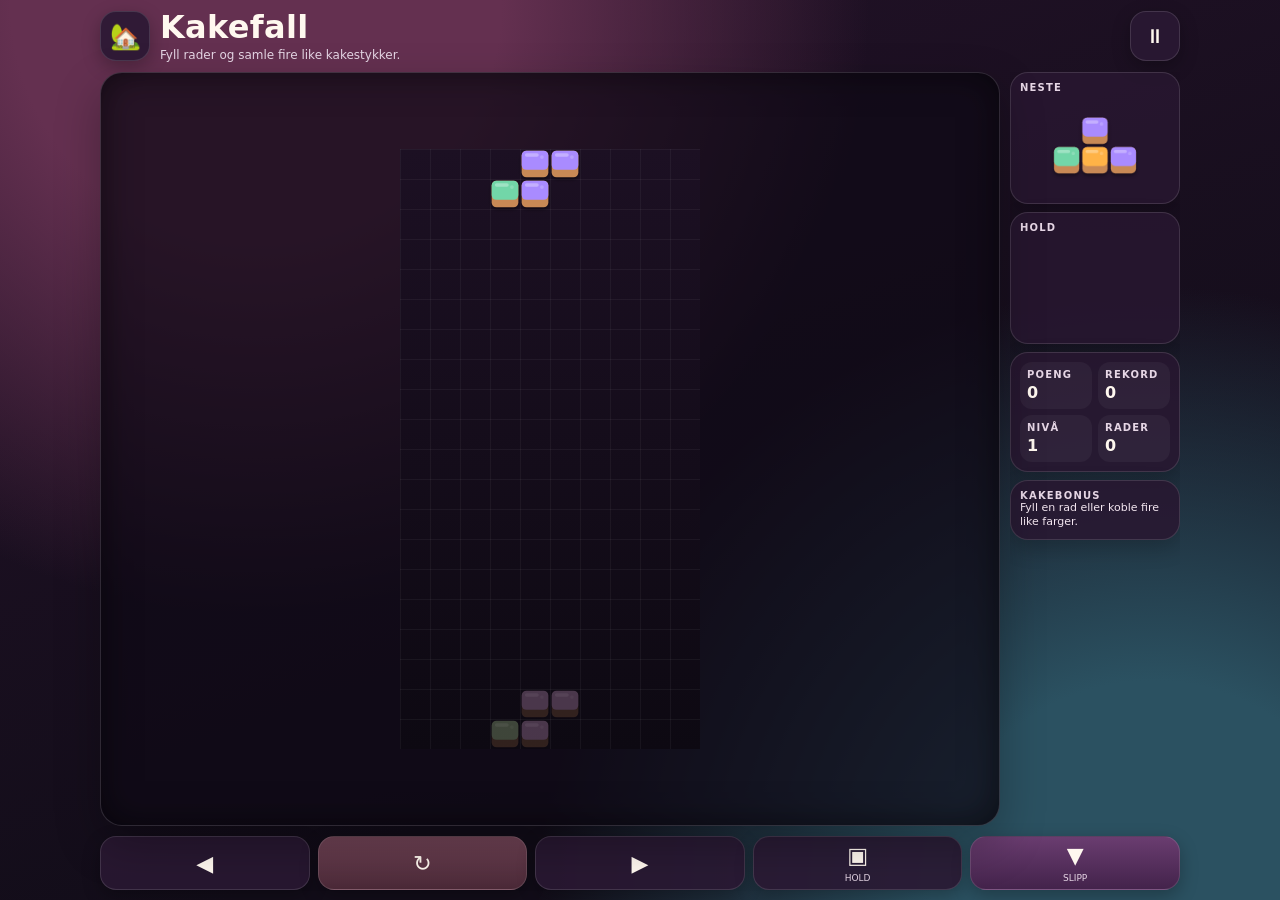
<file: cake/index.html>
<!doctype html>
<html lang="no">
<head>
  <meta charset="utf-8">
  <meta name="viewport" content="width=device-width, initial-scale=1, viewport-fit=cover">
  <meta name="theme-color" content="#321c3a">
  <title>Kakefall</title>
  <style>
    :root{font-family:Inter,ui-rounded,"SF Pro Rounded",system-ui,-apple-system,BlinkMacSystemFont,"Segoe UI",sans-serif;color-scheme:dark;--ink:#fff8ef;--muted:#e6d6e5;--panel:#291731d9;--panel2:#3a2044;--edge:#ffffff20;--accent:#ffd166}
    *{box-sizing:border-box;-webkit-tap-highlight-color:transparent}
    html,body{margin:0;min-height:100%;background:#180f20;color:var(--ink);overscroll-behavior:none}
    body{min-height:100dvh;overflow:hidden;background:radial-gradient(circle at 20% 0%,#643050 0 18%,transparent 45%),radial-gradient(circle at 90% 100%,#2b5161 0 15%,transparent 42%),linear-gradient(160deg,#241229,#120d19 72%)}
    button{font:inherit;color:inherit}
    #app{height:100dvh;display:grid;grid-template-rows:auto minmax(0,1fr) auto;gap:10px;padding:max(10px,env(safe-area-inset-top)) max(10px,env(safe-area-inset-right)) max(10px,env(safe-area-inset-bottom)) max(10px,env(safe-area-inset-left));max-width:1100px;margin:auto}
    header{display:flex;align-items:center;gap:10px;min-height:52px}
    .icon-btn,.control{border:1px solid var(--edge);background:#2b1934e6;box-shadow:0 6px 18px #0004;border-radius:16px;min-width:50px;min-height:50px;display:grid;place-items:center;touch-action:manipulation;cursor:pointer}
    .icon-btn:active,.control:active{transform:translateY(1px) scale(.97)}
    #home{font-size:25px;text-decoration:none}
    .title-wrap{min-width:0;flex:1}
    h1{font-size:clamp(20px,4.3vw,32px);line-height:1;margin:0;font-weight:900;letter-spacing:.01em}
    .subtitle{font-size:12px;color:var(--muted);margin-top:5px;white-space:nowrap;overflow:hidden;text-overflow:ellipsis}
    #pause{font-size:20px}
    main{min-height:0;display:grid;grid-template-columns:minmax(0,1fr) minmax(96px,170px);gap:10px;align-items:stretch}
    .board-shell{min-height:0;display:grid;place-items:center;position:relative;border:1px solid var(--edge);border-radius:22px;background:#100b17b8;box-shadow:inset 0 0 36px #0008,0 18px 45px #0004;overflow:hidden}
    #board{display:block;max-width:100%;max-height:100%;width:auto;height:auto;touch-action:none}
    .side{min-height:0;display:flex;flex-direction:column;gap:8px;overflow:auto;scrollbar-width:none}
    .side::-webkit-scrollbar{display:none}
    .panel{border:1px solid var(--edge);border-radius:18px;background:var(--panel);padding:9px;box-shadow:0 8px 22px #0003}
    .label{font-size:10px;color:var(--muted);font-weight:800;text-transform:uppercase;letter-spacing:.12em}
    .value{font-size:clamp(18px,3.6vw,28px);font-weight:900;margin-top:3px}
    .mini-canvas{width:100%;aspect-ratio:1.55/1;display:block;margin-top:4px}
    .stats{display:grid;grid-template-columns:1fr 1fr;gap:6px}
    .stat{background:#ffffff0b;border-radius:12px;padding:7px;min-width:0}
    .stat .value{font-size:16px}
    #status{font-size:11px;line-height:1.35;color:#f3e6f0}
    footer{display:grid;grid-template-columns:repeat(5,1fr);gap:8px}
    .control{min-width:0;min-height:54px;font-size:22px;padding:0;border-radius:16px}
    .control small{font-size:9px;display:block;color:var(--muted);line-height:1;margin-top:-5px}
    #drop{background:linear-gradient(180deg,#6a3d70,#43234b)}
    #rotate{background:linear-gradient(180deg,#704355,#4a2937)}
    .overlay{position:absolute;inset:0;display:grid;place-items:center;background:#110b17b8;backdrop-filter:blur(6px);padding:20px;z-index:3}
    .overlay[hidden]{display:none}
    .card{width:min(330px,90%);text-align:center;border:1px solid var(--edge);border-radius:24px;padding:22px;background:#2a1733f2;box-shadow:0 20px 60px #0008}
    .card h2{font-size:28px;margin:0 0 8px}.card p{margin:8px 0 18px;color:var(--muted);line-height:1.45}.primary{border:0;border-radius:16px;background:linear-gradient(180deg,#ffd66b,#f1a84b);color:#2a1723;font-weight:900;padding:13px 18px;min-width:150px;font-size:17px;cursor:pointer}
    .legend{display:flex;flex-wrap:wrap;justify-content:center;gap:8px;font-size:10px;color:var(--muted);margin-top:12px}.legend span{padding:5px 8px;border-radius:999px;background:#ffffff0b}
    @media (orientation:portrait){#app{max-width:620px}main{grid-template-columns:minmax(0,1fr) 96px}.side{gap:6px}.panel{padding:7px;border-radius:15px}.mini-canvas{aspect-ratio:1.25/1}.subtitle{font-size:11px}footer{gap:6px}.control{min-height:52px}}
    @media (orientation:landscape) and (max-height:560px){#app{grid-template-rows:auto minmax(0,1fr);grid-template-columns:minmax(0,1fr) auto;grid-template-areas:"head controls" "main controls";gap:8px;padding:8px max(8px,env(safe-area-inset-right)) 8px max(8px,env(safe-area-inset-left))}header{grid-area:head;min-height:44px}.icon-btn{min-width:44px;min-height:44px;border-radius:14px}main{grid-area:main;grid-template-columns:minmax(0,1fr) 130px;gap:8px}footer{grid-area:controls;grid-template-columns:68px;grid-template-rows:repeat(5,1fr);width:68px}.control{min-height:0;height:100%;border-radius:14px}.subtitle{display:none}.panel{padding:7px}.stat .value{font-size:14px}.value{font-size:18px}.mini-canvas{aspect-ratio:1.8/1}}
    @media (max-width:390px){main{grid-template-columns:minmax(0,1fr) 84px}.stats{grid-template-columns:1fr}.panel{padding:6px}.label{font-size:9px}.value{font-size:17px}#status{font-size:10px}.control{font-size:20px}}
  </style>
</head>
<body>
<div id="app">
  <header>
    <a id="home" class="icon-btn" href="../" aria-label="Tilbake til spilloversikten">🏡</a>
    <div class="title-wrap"><h1>Kakefall</h1><div class="subtitle">Fyll rader og samle fire like kakestykker.</div></div>
    <button id="pause" class="icon-btn" type="button" aria-label="Pause">⏸</button>
  </header>
  <main>
    <section class="board-shell" aria-label="Spillebrett">
      <canvas id="board" width="300" height="600"></canvas>
      <div id="overlay" class="overlay" hidden>
        <div class="card">
          <h2 id="overlay-title">Pause</h2>
          <p id="overlay-text">Spillet er satt på pause.</p>
          <button id="overlay-button" class="primary" type="button">Fortsett</button>
          <div class="legend"><span>← → flytt</span><span>↑ roter</span><span>mellomrom slipp</span><span>C hold</span></div>
        </div>
      </div>
    </section>
    <aside class="side">
      <div class="panel"><div class="label">Neste</div><canvas id="next" class="mini-canvas" width="180" height="112"></canvas></div>
      <div class="panel"><div class="label">Hold</div><canvas id="hold" class="mini-canvas" width="180" height="112"></canvas></div>
      <div class="panel stats">
        <div class="stat"><div class="label">Poeng</div><div id="score" class="value">0</div></div>
        <div class="stat"><div class="label">Rekord</div><div id="best" class="value">0</div></div>
        <div class="stat"><div class="label">Nivå</div><div id="level" class="value">1</div></div>
        <div class="stat"><div class="label">Rader</div><div id="lines" class="value">0</div></div>
      </div>
      <div class="panel"><div class="label">Kakebonus</div><div id="status">Koble minst fire like farger for bonus.</div></div>
    </aside>
  </main>
  <footer aria-label="Spillkontroller">
    <button id="left" class="control" type="button" aria-label="Venstre">◀</button>
    <button id="rotate" class="control" type="button" aria-label="Roter">↻</button>
    <button id="right" class="control" type="button" aria-label="Høyre">▶</button>
    <button id="hold-btn" class="control" type="button" aria-label="Hold brikke">▣<small>HOLD</small></button>
    <button id="drop" class="control" type="button" aria-label="Slipp helt ned">▼<small>SLIPP</small></button>
  </footer>
</div>
<script>
  document.getElementById('home').addEventListener('click', (event) => {
    if (window.parent !== window) {
      event.preventDefault();
      window.parent.postMessage({type:'spill-cake-close'}, '*');
    }
  });
</script>
<script src="game.js"></script>
</body>
</html>
</file>
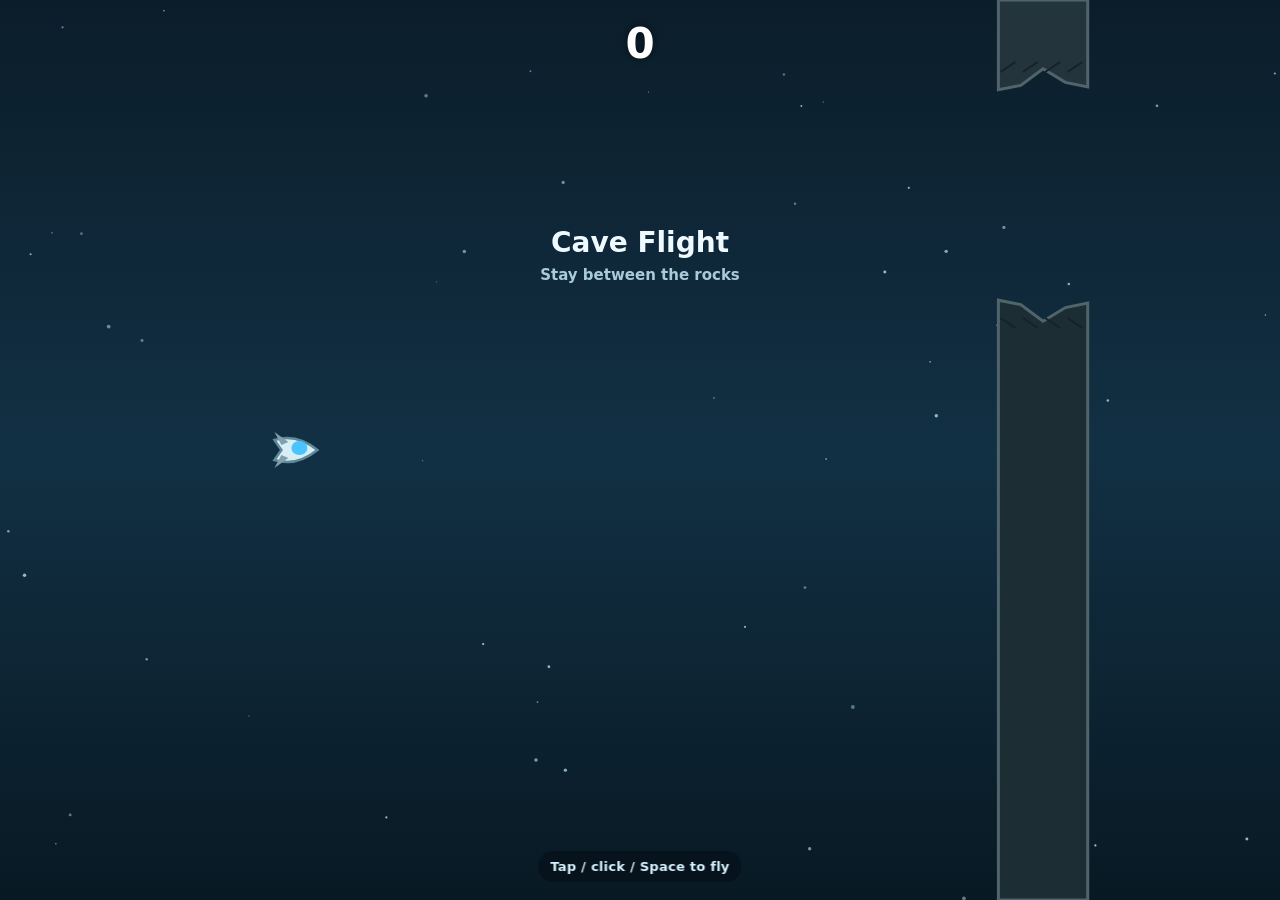
<file: cave/index.html>
<!doctype html>
<html lang="en">
<head>
<meta charset="utf-8">
<meta name="viewport" content="width=device-width,initial-scale=1,viewport-fit=cover,user-scalable=no">
<meta name="theme-color" content="#08131d">
<title>Cave Flight</title>
<style>
  *{box-sizing:border-box}
  html,body{margin:0;width:100%;height:100%;overflow:hidden;background:#08131d;font-family:system-ui,-apple-system,BlinkMacSystemFont,"Segoe UI",sans-serif;touch-action:none;overscroll-behavior:none}
  body{display:grid;place-items:center}
  #game{display:block;width:100vw;height:100vh;background:#102434;cursor:pointer}
  #hint{position:fixed;left:50%;bottom:max(18px,env(safe-area-inset-bottom));transform:translateX(-50%);padding:8px 12px;border-radius:999px;background:#061019aa;color:#d8f3ff;font-size:13px;font-weight:700;letter-spacing:.02em;pointer-events:none;transition:opacity .25s;white-space:nowrap;backdrop-filter:blur(4px)}
</style>
</head>
<body>
<canvas id="game" aria-label="Cave Flight game. Tap, click, or press Space to make the spaceship jump."></canvas>
<div id="hint">Tap / click / Space to fly</div>
<script id="cave-flight-game">
(() => {
  'use strict';

  const canvas = document.getElementById('game');
  const ctx = canvas.getContext('2d');
  const hint = document.getElementById('hint');
  const DPR = Math.min(window.devicePixelRatio || 1, 2);

  let W = 0;
  let H = 0;
  let last = 0;
  let state = 'ready';
  let score = 0;
  let best = Number(localStorage.getItem('caveFlightBest') || 0);
  let speed = 230;
  let distance = 0;

  const ship = { x: 0, y: 0, r: 17, vy: 0, rotation: 0 };
  const columns = [];
  const stars = [];

  function resize() {
    W = window.innerWidth;
    H = window.innerHeight;
    canvas.width = Math.round(W * DPR);
    canvas.height = Math.round(H * DPR);
    canvas.style.width = W + 'px';
    canvas.style.height = H + 'px';
    ctx.setTransform(DPR, 0, 0, DPR, 0, 0);
    ship.x = Math.max(88, W * 0.23);
    if (state === 'ready') ship.y = H * 0.5;
    makeStars();
  }

  function makeStars() {
    stars.length = 0;
    const count = Math.max(24, Math.floor(W / 24));
    for (let i = 0; i < count; i++) {
      stars.push({
        x: Math.random() * W,
        y: Math.random() * H,
        r: 0.5 + Math.random() * 1.5,
        p: 0.15 + Math.random() * 0.4
      });
    }
  }

  function reset() {
    state = 'ready';
    score = 0;
    speed = 230;
    distance = 0;
    ship.y = H * 0.5;
    ship.vy = 0;
    ship.rotation = 0;
    columns.length = 0;
    hint.textContent = 'Tap / click / Space to fly';
    hint.style.opacity = '1';

    const gap = getGap();
    const firstX = Math.max(W * 0.78, ship.x + 330);
    for (let i = 0; i < 4; i++) addColumn(firstX + i * 330, gap);
  }

  function getGap() {
    return Math.max(150, Math.min(230, H * 0.36));
  }

  function addColumn(x, forcedGap) {
    const gap = forcedGap || getGap();
    const margin = Math.max(54, H * 0.08);
    const centerMin = margin + gap * 0.5;
    const centerMax = H - margin - gap * 0.5;
    let center = centerMin + Math.random() * Math.max(1, centerMax - centerMin);

    const prev = columns[columns.length - 1];
    if (prev) {
      const maxChange = Math.min(100, H * 0.17);
      center = Math.max(centerMin, Math.min(centerMax, prev.center + (Math.random() * 2 - 1) * maxChange));
    }

    columns.push({ x, w: 82 + Math.random() * 34, center, gap, passed: false, teeth: 3 + Math.floor(Math.random() * 3) });
  }

  function flap() {
    if (state === 'gameover') {
      reset();
      state = 'playing';
    } else if (state === 'ready') {
      state = 'playing';
    }
    if (state === 'playing') {
      ship.vy = -390;
      hint.style.opacity = '0';
    }
  }

  function input(e) {
    if (e && e.cancelable) e.preventDefault();
    flap();
  }

  window.addEventListener('resize', resize, { passive: true });
  window.addEventListener('pointerdown', input, { passive: false });
  window.addEventListener('keydown', (e) => {
    if (e.code === 'Space' || e.code === 'ArrowUp') input(e);
  });

  function caveBoundsAt(x) {
    for (const c of columns) {
      if (x >= c.x - 4 && x <= c.x + c.w + 4) {
        return { top: c.center - c.gap / 2, bottom: c.center + c.gap / 2 };
      }
    }
    return { top: 0, bottom: H };
  }

  function crash() {
    if (state !== 'playing') return;
    state = 'gameover';
    best = Math.max(best, score);
    localStorage.setItem('caveFlightBest', String(best));
    hint.textContent = 'Crashed — tap to restart';
    hint.style.opacity = '1';
  }

  function update(dt) {
    const step = Math.min(dt, 0.032);

    for (const s of stars) {
      s.x -= speed * s.p * step;
      if (s.x < -4) s.x = W + Math.random() * 80;
    }

    if (state !== 'playing') return;

    distance += speed * step;
    speed = Math.min(390, 230 + distance * 0.009);
    ship.vy += 980 * step;
    ship.y += ship.vy * step;
    ship.rotation = Math.max(-0.45, Math.min(0.85, ship.vy / 620));

    for (const c of columns) c.x -= speed * step;

    const lastCol = columns[columns.length - 1];
    if (!lastCol || lastCol.x < W - 300) addColumn(W + 60);
    while (columns.length && columns[0].x + columns[0].w < -30) columns.shift();

    for (const c of columns) {
      if (!c.passed && c.x + c.w < ship.x - ship.r) {
        c.passed = true;
        score += 1;
      }
    }

    if (ship.y - ship.r < 0 || ship.y + ship.r > H) crash();

    const b1 = caveBoundsAt(ship.x - ship.r * 0.6);
    const b2 = caveBoundsAt(ship.x + ship.r * 0.7);
    const top = Math.max(b1.top, b2.top);
    const bottom = Math.min(b1.bottom, b2.bottom);
    if (ship.y - ship.r * 0.72 < top || ship.y + ship.r * 0.72 > bottom) crash();
  }

  function drawBackground() {
    const g = ctx.createLinearGradient(0, 0, 0, H);
    g.addColorStop(0, '#0b1d2a');
    g.addColorStop(0.5, '#123044');
    g.addColorStop(1, '#081923');
    ctx.fillStyle = g;
    ctx.fillRect(0, 0, W, H);

    ctx.fillStyle = '#bde9ff';
    for (const s of stars) {
      ctx.globalAlpha = 0.25 + s.p;
      ctx.beginPath();
      ctx.arc(s.x, s.y, s.r, 0, Math.PI * 2);
      ctx.fill();
    }
    ctx.globalAlpha = 1;
  }

  function drawRockPoly(c, isTop) {
    const topY = c.center - c.gap / 2;
    const bottomY = c.center + c.gap / 2;
    const base = isTop ? topY : bottomY;
    const edge = isTop ? 0 : H;
    const points = [];
    points.push([c.x, edge]);
    points.push([c.x + c.w, edge]);
    points.push([c.x + c.w, base]);

    for (let i = c.teeth; i >= 0; i--) {
      const t = i / c.teeth;
      const xx = c.x + t * c.w;
      const wobble = Math.sin(i * 1.91 + c.x * 0.013) * 12 + Math.cos(i * 2.3) * 5;
      points.push([xx, base + (isTop ? wobble : -wobble)]);
    }

    ctx.beginPath();
    ctx.moveTo(points[0][0], points[0][1]);
    for (let i = 1; i < points.length; i++) ctx.lineTo(points[i][0], points[i][1]);
    ctx.closePath();
    ctx.fillStyle = isTop ? '#24343c' : '#1d2d34';
    ctx.fill();
    ctx.strokeStyle = '#50646b';
    ctx.lineWidth = 3;
    ctx.stroke();

    ctx.strokeStyle = '#152329';
    ctx.lineWidth = 2;
    for (let i = 0; i < c.teeth; i++) {
      const xx = c.x + (i + 0.45) * c.w / c.teeth;
      const yy = base + (isTop ? -8 : 8);
      ctx.beginPath();
      ctx.moveTo(xx - 8, yy);
      ctx.lineTo(xx + 7, yy + (isTop ? -10 : 10));
      ctx.stroke();
    }
  }

  function drawCave() {
    for (const c of columns) {
      drawRockPoly(c, true);
      drawRockPoly(c, false);
    }
  }

  function drawShip() {
    ctx.save();
    ctx.translate(ship.x, ship.y);
    ctx.rotate(ship.rotation);

    if (state === 'playing') {
      const flame = 13 + Math.random() * 10;
      const fg = ctx.createLinearGradient(-36, 0, -13, 0);
      fg.addColorStop(0, '#ff5d2a00');
      fg.addColorStop(0.45, '#ff7b2f');
      fg.addColorStop(1, '#ffe66d');
      ctx.fillStyle = fg;
      ctx.beginPath();
      ctx.moveTo(-14, -6);
      ctx.lineTo(-14 - flame, 0);
      ctx.lineTo(-14, 6);
      ctx.closePath();
      ctx.fill();
    }

    ctx.fillStyle = '#d7eef5';
    ctx.strokeStyle = '#5e8999';
    ctx.lineWidth = 2.5;
    ctx.beginPath();
    ctx.moveTo(23, 0);
    ctx.quadraticCurveTo(2, -17, -20, -10);
    ctx.lineTo(-13, 0);
    ctx.lineTo(-20, 10);
    ctx.quadraticCurveTo(2, 17, 23, 0);
    ctx.closePath();
    ctx.fill();
    ctx.stroke();

    ctx.fillStyle = '#49c4ff';
    ctx.beginPath();
    ctx.ellipse(5, -2, 8, 7, 0, 0, Math.PI * 2);
    ctx.fill();

    ctx.fillStyle = '#829eaa';
    ctx.beginPath();
    ctx.moveTo(-6, 8);
    ctx.lineTo(-20, 18);
    ctx.lineTo(-13, 5);
    ctx.closePath();
    ctx.fill();
    ctx.beginPath();
    ctx.moveTo(-6, -8);
    ctx.lineTo(-20, -18);
    ctx.lineTo(-13, -5);
    ctx.closePath();
    ctx.fill();

    ctx.restore();
  }

  function drawHud() {
    ctx.textAlign = 'center';
    ctx.fillStyle = '#ffffff';
    ctx.shadowColor = '#00000088';
    ctx.shadowBlur = 8;
    ctx.font = '800 42px system-ui, sans-serif';
    ctx.fillText(String(score), W / 2, 58);
    ctx.shadowBlur = 0;

    if (state === 'ready') {
      ctx.fillStyle = '#eefaff';
      ctx.font = '800 28px system-ui, sans-serif';
      ctx.fillText('Cave Flight', W / 2, H * 0.28);
      ctx.fillStyle = '#a9cad8';
      ctx.font = '600 15px system-ui, sans-serif';
      ctx.fillText('Stay between the rocks', W / 2, H * 0.28 + 28);
    }

    if (state === 'gameover') {
      const boxW = Math.min(300, W - 36);
      const boxH = 112;
      const x = (W - boxW) / 2;
      const y = H * 0.33;
      ctx.fillStyle = '#06121cdd';
      ctx.strokeStyle = '#64818e';
      ctx.lineWidth = 2;
      ctx.beginPath();
      if (ctx.roundRect) ctx.roundRect(x, y, boxW, boxH, 18);
      else ctx.rect(x, y, boxW, boxH);
      ctx.fill();
      ctx.stroke();
      ctx.fillStyle = '#ffffff';
      ctx.font = '800 24px system-ui, sans-serif';
      ctx.fillText('Crashed!', W / 2, y + 36);
      ctx.fillStyle = '#b8d4df';
      ctx.font = '650 15px system-ui, sans-serif';
      ctx.fillText(`Score ${score}   •   Best ${best}`, W / 2, y + 67);
      ctx.fillText('Tap to try again', W / 2, y + 92);
    }
  }

  function draw() {
    drawBackground();
    drawCave();
    drawShip();
    drawHud();
  }

  function frame(now) {
    const dt = last ? (now - last) / 1000 : 0;
    last = now;
    update(dt);
    draw();
    requestAnimationFrame(frame);
  }

  resize();
  reset();
  requestAnimationFrame(frame);
})();
</script>
</body>
</html>
</file>
